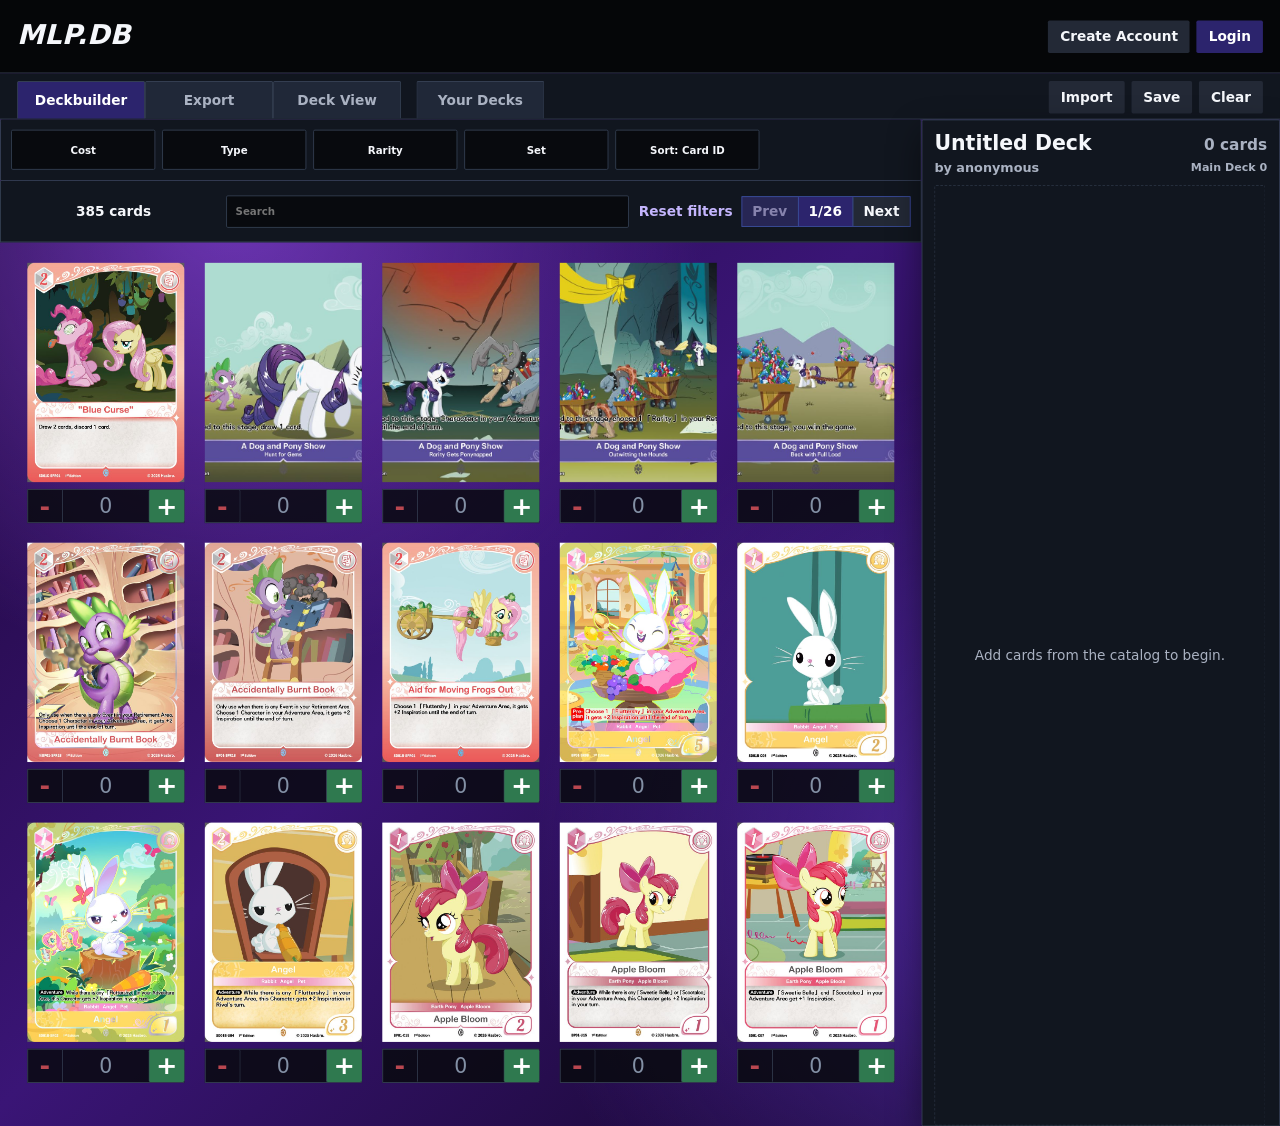
<file: index.html>
<!doctype html>
<html lang="en">
  <head>
    <meta charset="utf-8">
    <meta name="viewport" content="width=device-width, initial-scale=1">
    <title>MLP.DB</title>
    <link rel="stylesheet" href="styles.css?v=hidden-auth-row">
  </head>
  <body>
    <div class="app-frame" id="appFrame">
      <div class="app-shell" id="appShell">
        <header class="topbar">
          <div>
            <h1>MLP.DB</h1>
            <p id="catalogSummary">Loading cards...</p>
          </div>
          <div class="account-area" id="accountArea">
            <button class="secondary" id="createAccountBtn" type="button">Create Account</button>
            <button id="loginBtn" type="button">Login</button>
            <div class="user-menu" id="userMenu" hidden>
              <button class="user-menu-button" id="userMenuBtn" type="button" aria-expanded="false"></button>
              <div class="user-menu-panel" id="userMenuPanel" hidden>
                <button class="secondary" id="logoutBtn" type="button">Logout</button>
                <button class="danger-button" id="deleteAccountBtn" type="button">Delete Account</button>
              </div>
            </div>
          </div>
        </header>

        <nav class="app-tabs" aria-label="Pages">
          <div class="tab-group">
            <button class="tab-button active" type="button" data-tab="builder">Deckbuilder</button>
            <button class="tab-button" type="button" data-tab="export">Export</button>
            <button class="tab-button" type="button" data-tab="view">Deck View</button>
            <button class="tab-button your-decks-tab-button" type="button" data-tab="your-decks">Your Decks</button>
          </div>
          <div class="tab-actions">
            <button class="secondary clear-tab-button" id="importClipboardBtn" type="button" title="Import text export from clipboard">Import</button>
            <button class="secondary clear-tab-button" id="saveDeckBtn" type="button" title="Save deck">Save</button>
            <button class="secondary clear-tab-button" id="clearDeckBtn" type="button" title="Clear deck">Clear</button>
          </div>
        </nav>

        <main class="workspace tab-page active" id="builderPage" data-page="builder">
          <section class="catalog-panel" aria-label="Card catalog">
            <div class="filters">
              <label class="multi-filter">
                <span>Cost</span>
                <button class="filter-menu-button" id="costFilterButton" type="button">Cost</button>
                <div class="filter-menu" id="costFilter"></div>
              </label>

              <label class="multi-filter">
                <span>Type</span>
                <button class="filter-menu-button" id="typeFilterButton" type="button">Type</button>
                <div class="filter-menu" id="typeFilter"></div>
              </label>

              <label class="multi-filter">
                <span>Rarity</span>
                <button class="filter-menu-button" id="rarityFilterButton" type="button">Rarity</button>
                <div class="filter-menu" id="rarityFilter"></div>
              </label>

              <label class="multi-filter">
                <span>Set</span>
                <button class="filter-menu-button" id="setFilterButton" type="button">Set</button>
                <div class="filter-menu" id="setFilter"></div>
              </label>

              <label class="multi-filter">
                <span>Sort</span>
                <button class="filter-menu-button" id="sortFilterButton" type="button">Sort: Card ID</button>
                <div class="filter-menu" id="sortFilter"></div>
              </label>
            </div>

            <div class="results-bar">
              <strong id="resultsCount">0 cards</strong>
              <label class="search-field">
                <span>Search</span>
                <input id="searchInput" type="search" placeholder="Search">
              </label>
              <div class="results-actions">
                <button class="text-button" id="resetFiltersBtn" type="button">Reset filters</button>
                <div class="pagination" aria-label="Card pages">
                  <button class="secondary" id="prevPageBtn" type="button">Prev</button>
                  <button class="page-info-button" id="pageInfo" type="button">1/1</button>
                  <button class="secondary" id="nextPageBtn" type="button">Next</button>
                </div>
              </div>
            </div>

            <div class="card-grid" id="cardGrid" aria-live="polite"></div>
          </section>

          <aside class="deck-panel" aria-label="Current deck">
            <div class="deck-header">
              <div class="deck-header-top">
                <div class="deck-title-stack">
                  <input id="deckNameInput" class="deck-title-input" type="text" value="Untitled Deck" aria-label="Deck name">
                  <input id="deckAuthorInput" class="deck-author-input" type="text" value="by anonymous" aria-label="Deck author">
                </div>
                <div class="deck-count-stack">
                  <p class="deck-count-label"><span id="deckCount">0</span> cards</p>
                  <p class="deck-main-count-label">Main Deck <span id="mainDeckCount">0</span></p>
                </div>
              </div>
            </div>

            <div class="deck-list" id="deckList"></div>
          </aside>
        </main>

        <section class="export-page tab-page" id="exportPage" data-page="export" aria-label="Deck export">
          <div class="export-panel deck-settings-panel">
            <h2>Deck Settings</h2>
            <label>
              <span>Deck Name</span>
              <input id="exportDeckNameInput" type="text" value="Untitled Deck">
            </label>
            <label>
              <span>Author</span>
              <input id="authorInput" type="text" placeholder="Your name">
            </label>
          </div>

          <div class="export-stack">
            <div class="export-panel">
              <h2>Sharable Permalink</h2>
              <input id="permalinkInput" type="text" readonly>
              <button id="copyLinkBtn" type="button">Copy Link</button>
            </div>

            <div class="export-panel">
              <h2>Image Export</h2>
              <p>Download a sharable image of your deck.</p>
              <button class="download-button" id="exportImageBtn" type="button">Download Deck Screenshot</button>
            </div>
          </div>

          <div class="export-panel text-export-panel">
            <h2>Text Export</h2>
            <div class="export-format-tabs" aria-label="Text export format">
              <button class="active" type="button" data-export-format="text">Text</button>
              <button type="button" data-export-format="tts">TTS</button>
            </div>
            <textarea id="exportText" readonly></textarea>
            <div class="export-actions">
              <button class="secondary" id="copyIdsBtn" type="button">Copy Text</button>
              <button class="secondary" id="downloadIdsBtn" type="button">Download .txt</button>
            </div>
            <p class="export-status" id="exportStatus" aria-live="polite"></p>
          </div>
        </section>

        <section class="deck-view-page tab-page" id="deckViewPage" data-page="view" aria-label="Deck image view">
          <div class="deck-view-title">
            <h2 id="deckViewName">Untitled Deck</h2>
            <p id="deckViewAuthor"></p>
          </div>
          <div class="deck-view-board">
            <div class="deck-image-grid" id="deckImageGrid"></div>
          </div>
        </section>

        <section class="your-decks-page tab-page" id="yourDecksPage" data-page="your-decks" aria-label="Your saved decks">
          <div class="your-decks-header">
            <h2>Your Decks</h2>
            <p id="yourDecksSummary">Login to view saved decks.</p>
          </div>
          <div class="saved-decks-list" id="savedDecksList"></div>
          <div class="saved-decks-pagination" id="savedDecksPagination" aria-label="Saved deck pages">
            <button class="secondary" id="savedDecksPrevBtn" type="button">Prev</button>
            <button class="page-info-button" id="savedDecksPageInfo" type="button">1/1</button>
            <button class="secondary" id="savedDecksNextBtn" type="button">Next</button>
          </div>
        </section>
      </div>
    </div>

    <dialog id="exportDialog">
      <form method="dialog">
        <div class="dialog-header">
          <h2 id="dialogTitle">Export</h2>
          <button class="icon-button" value="close" type="submit" aria-label="Close">x</button>
        </div>
        <textarea id="dialogExportText" readonly></textarea>
        <div class="dialog-actions">
          <button class="secondary" id="copyDialogBtn" type="button">Copy</button>
          <button value="close" type="submit">Done</button>
        </div>
      </form>
    </dialog>

    <dialog id="importDialog">
      <form method="dialog">
        <div class="dialog-header">
          <h2>Import Deck</h2>
          <button class="icon-button" value="close" type="submit" aria-label="Close">x</button>
        </div>
        <textarea id="importText" placeholder="Paste a deck export here"></textarea>
        <div class="dialog-actions">
          <button class="secondary" value="close" type="submit">Cancel</button>
          <button id="applyImportBtn" type="button">Import</button>
        </div>
      </form>
    </dialog>

    <dialog id="saveDeckDialog">
      <form method="dialog">
        <div class="dialog-header">
          <h2>Save Deck</h2>
          <button class="icon-button" value="close" type="submit" aria-label="Close">x</button>
        </div>
        <label>
          <span>Deck Name</span>
          <input id="saveDeckNameInput" type="text" value="Untitled Deck" maxlength="80">
        </label>
        <label>
          <span>Author</span>
          <input id="saveDeckAuthorInput" type="text" value="anonymous" maxlength="80">
        </label>
        <p class="dialog-status" id="saveDeckStatus" aria-live="polite"></p>
        <div class="dialog-actions">
          <button class="secondary" value="close" type="submit">Cancel</button>
          <button id="confirmSaveDeckBtn" type="button">Save</button>
        </div>
      </form>
    </dialog>

    <dialog id="authDialog">
      <form method="dialog">
        <div class="dialog-header">
          <h2 id="authDialogTitle">Login</h2>
          <button class="icon-button" value="close" type="submit" formnovalidate aria-label="Close">x</button>
        </div>
        <label id="authUsernameLabel">
          <span>Username</span>
          <input id="authUsernameInput" type="text" autocomplete="username" maxlength="20">
        </label>
        <label id="authLoginIdentifierLabel">
          <span id="authLoginIdentifierText">Email</span>
          <input id="authEmailInput" type="email" autocomplete="email" maxlength="120">
        </label>
        <label>
          <span>Password</span>
          <input id="authPasswordInput" type="password" autocomplete="current-password" minlength="4" maxlength="20">
        </label>
        <p class="dialog-status" id="authStatus" aria-live="polite"></p>
        <div class="dialog-actions">
          <button class="secondary" value="close" type="submit" formnovalidate>Cancel</button>
          <button id="authSubmitBtn" type="button">Login</button>
        </div>
      </form>
    </dialog>

    <dialog id="savedDeckDialog">
      <form method="dialog">
        <div class="dialog-header">
          <h2 id="savedDeckDialogTitle">Saved Deck</h2>
          <button class="icon-button" value="close" type="submit" aria-label="Close">x</button>
        </div>
        <p id="savedDeckDialogMeta"></p>
        <div class="dialog-actions">
          <button class="danger-button" id="deleteSavedDeckBtn" type="button">Delete</button>
          <button class="secondary" value="close" type="submit">Cancel</button>
          <button id="loadSavedDeckBtn" type="button">Load</button>
        </div>
      </form>
    </dialog>

    <dialog id="cardPreviewDialog" class="card-preview-dialog" aria-label="Card preview">
      <button class="preview-close" id="closePreviewBtn" type="button" aria-label="Close preview">x</button>
      <img id="previewImage" alt="">
    </dialog>

    <script src="cards-data.js?v=found-scroll-fix"></script>
    <script src="card-metadata.js?v=recovered-metadata"></script>
    <script src="app.js?v=export-header-count-badge"></script>
  </body>
</html>
</file>
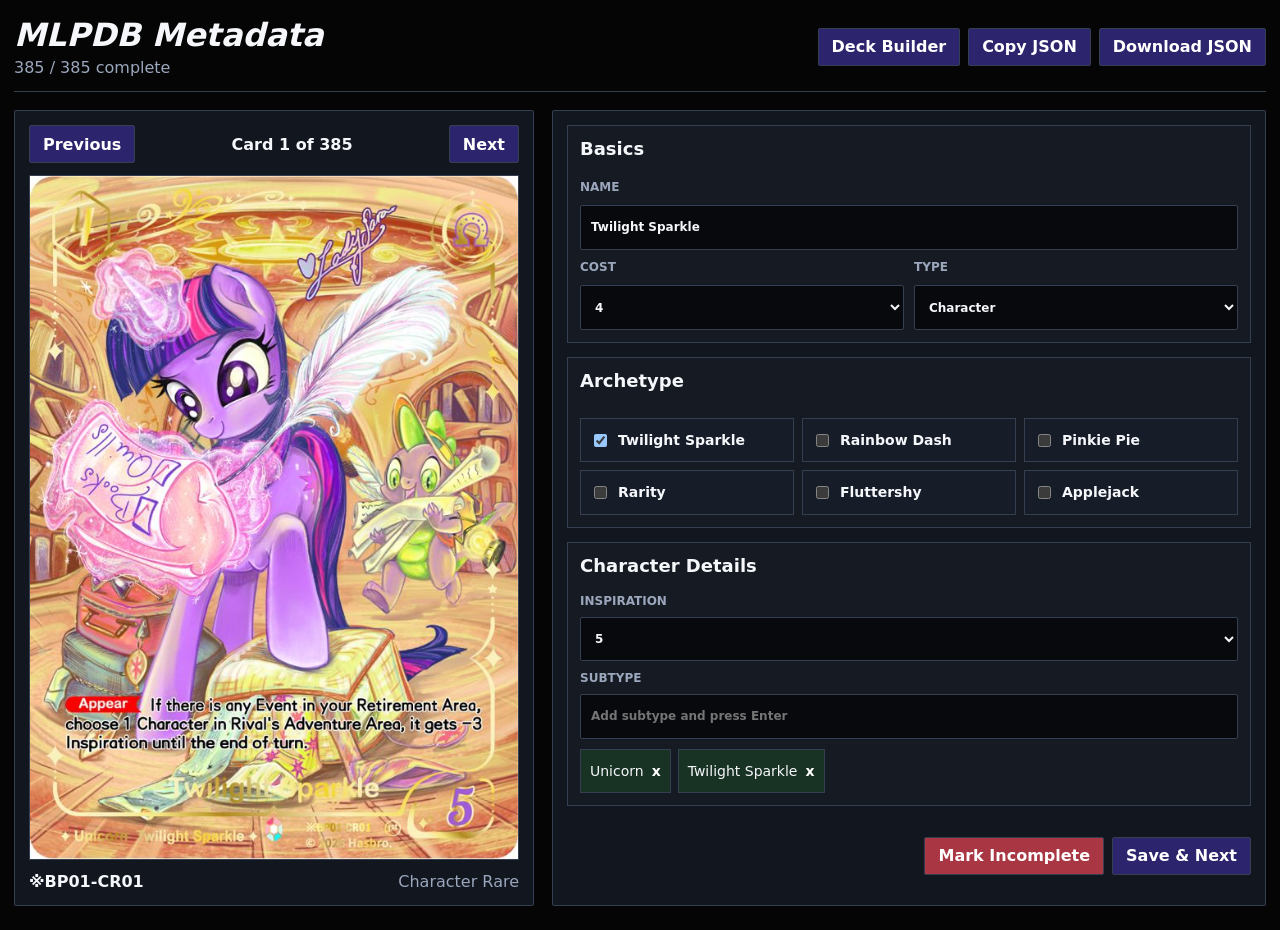
<file: metadata.html>
<!doctype html>
<html lang="en">
  <head>
    <meta charset="utf-8">
    <meta name="viewport" content="width=device-width, initial-scale=1">
    <title>MLPDB Metadata</title>
    <link rel="stylesheet" href="metadata.css">
  </head>
  <body>
    <main class="metadata-app">
      <header class="topbar">
        <div>
          <h1>MLPDB Metadata</h1>
          <p><span id="progressText">0 / 0</span> complete</p>
        </div>
        <div class="top-actions">
          <a href="index.html">Deck Builder</a>
          <button id="copyJsonBtn" type="button">Copy JSON</button>
          <button id="downloadJsonBtn" type="button">Download JSON</button>
        </div>
      </header>

      <section class="workspace">
        <aside class="card-stage">
          <div class="card-nav">
            <button id="prevCardBtn" type="button">Previous</button>
            <strong id="cardPosition">Card 1 of 1</strong>
            <button id="nextCardBtn" type="button">Next</button>
          </div>
          <img id="cardImage" alt="">
          <div class="card-id-line">
            <strong id="cardId">Card ID</strong>
            <span id="rarityText">Rarity</span>
          </div>
        </aside>

        <form class="metadata-form" id="metadataForm">
          <section class="form-section">
            <h2>Basics</h2>
            <label>
              <span>Name</span>
              <input id="nameInput" type="text" autocomplete="off">
            </label>
            <div class="suggestions" id="nameSuggestions" aria-label="Saved names"></div>

            <div class="grid-two">
              <label id="costField">
                <span>Cost</span>
                <select id="costSelect"></select>
              </label>
              <label>
                <span>Type</span>
                <select id="typeSelect"></select>
              </label>
            </div>
          </section>

          <section class="form-section" id="archetypeSection">
            <h2>Archetype</h2>
            <div class="check-grid" id="archetypeChecks"></div>
          </section>

          <section class="form-section character-fields" id="characterFields">
            <h2>Character Details</h2>
            <label>
              <span>Inspiration</span>
              <select id="inspirationSelect"></select>
            </label>
            <label>
              <span>Subtype</span>
              <input id="subtypeInput" type="text" autocomplete="off" placeholder="Add subtype and press Enter">
            </label>
            <div class="pill-list" id="selectedSubtypes"></div>
            <div class="suggestions" id="subtypeSuggestions" aria-label="Saved subtypes"></div>
          </section>

          <footer class="form-actions">
            <button class="secondary" id="markIncompleteBtn" type="button">Mark Incomplete</button>
            <button id="saveNextBtn" type="submit">Save & Next</button>
          </footer>
        </form>
      </section>
    </main>

    <dialog id="jsonDialog">
      <form method="dialog">
        <div class="dialog-header">
          <h2>Metadata JSON</h2>
          <button value="close" type="submit">Close</button>
        </div>
        <textarea id="jsonOutput" readonly></textarea>
      </form>
    </dialog>

    <script src="cards-data.js"></script>
    <script src="card-metadata.js"></script>
    <script src="metadata.js"></script>
  </body>
</html>
</file>
<file: styles.css>
:root {
  color-scheme: dark;
  --ink: #f5f7fb;
  --muted: #aab2c2;
  --line: #364154;
  --panel: #11161f;
  --page: #000000;
  --field: #080a0e;
  --accent: #2c246d;
  --accent-strong: #3a2d87;
  --teal: #56c7d0;
  --rose: #ff7aa7;
  --shadow: 0 16px 40px rgba(0, 0, 0, 0.45);
}

html {
  background:
    radial-gradient(circle at 18% 18%, rgba(159, 84, 255, 0.58), transparent 34%),
    radial-gradient(circle at 82% 78%, rgba(99, 53, 201, 0.72), transparent 38%),
    linear-gradient(135deg, #18042d 0%, #3a1576 46%, #080111 100%);
}

* {
  box-sizing: border-box;
}

[hidden] {
  display: none !important;
}

body {
  margin: 0;
  width: 100vw;
  min-height: 100vh;
  background:
    radial-gradient(circle at 18% 18%, rgba(159, 84, 255, 0.58), transparent 34%),
    radial-gradient(circle at 82% 78%, rgba(99, 53, 201, 0.72), transparent 38%),
    linear-gradient(135deg, #18042d 0%, #3a1576 46%, #080111 100%);
  color: var(--ink);
  font-family: Inter, ui-sans-serif, system-ui, -apple-system, BlinkMacSystemFont, "Segoe UI", sans-serif;
  overflow-x: hidden;
  overflow-y: auto;
}

button,
input,
select,
textarea {
  font: inherit;
}

button {
  border: 0;
  border-radius: 2px;
  background: var(--accent);
  color: #fff;
  cursor: pointer;
  min-height: 38px;
  padding: 0 14px;
  font-weight: 700;
}

button:hover {
  background: var(--accent-strong);
}

button:disabled {
  cursor: not-allowed;
  opacity: 0.45;
}

button.secondary {
  background: #232936;
  color: var(--ink);
}

button.secondary:hover {
  background: #303747;
}

button.danger-button {
  background: #b92f3a;
  color: #fff;
}

button.danger-button:hover {
  background: #d13d49;
}

button.text-button {
  min-height: auto;
  padding: 0;
  background: transparent;
  color: #c4b5fd;
}

.app-frame {
  position: relative;
  width: 100vw;
  height: 1320px;
  margin: 0;
}

.app-shell {
  width: 1500px;
  height: 1320px;
  display: flex;
  flex-direction: column;
  transform: scale(var(--app-scale, 1));
  transform-origin: top left;
}

.topbar {
  display: flex;
  align-items: center;
  justify-content: space-between;
  gap: 20px;
  height: 86px;
  padding: 14px 20px;
  border-bottom: 1px solid var(--line);
  background: #050608;
}

.topbar h1,
.deck-header h2,
.dialog-header h2 {
  margin: 0;
}

.topbar h1 {
  font-style: italic;
}

.topbar p,
.deck-header p {
  margin: 4px 0 0;
  color: var(--muted);
}

.account-area {
  position: relative;
  display: flex;
  align-items: center;
  justify-content: end;
  gap: 8px;
}

.account-area [hidden] {
  display: none;
}

.user-menu {
  position: relative;
}

.user-menu-button {
  min-width: 130px;
  max-width: 220px;
  overflow: hidden;
  text-overflow: ellipsis;
  white-space: nowrap;
}

.user-menu-panel {
  position: absolute;
  z-index: 80;
  top: calc(100% + 8px);
  right: 0;
  min-width: 150px;
  padding: 8px;
  border: 1px solid var(--line);
  background: #090c12;
  box-shadow: var(--shadow);
  display: grid;
  gap: 8px;
}

.user-menu-panel button {
  width: 100%;
}

.deck-tools,
.dialog-actions {
  display: flex;
  gap: 8px;
  flex-wrap: wrap;
}

.app-tabs {
  height: 54px;
  display: flex;
  align-items: end;
  justify-content: space-between;
  gap: 12px;
  padding: 10px 20px 0;
  background: var(--panel);
  border-bottom: 1px solid var(--line);
}

.tab-group {
  display: flex;
  align-items: end;
  gap: 0;
}

.tab-button {
  min-width: 150px;
  min-height: 44px;
  border: 1px solid var(--line);
  border-bottom: 0;
  border-radius: 2px 2px 0 0;
  background: #202838;
  color: var(--muted);
}

.tab-button.active {
  background: var(--accent);
  color: #fff;
}

.your-decks-tab-button {
  margin-left: 18px;
}

.clear-tab-button {
  min-height: 38px;
  margin-bottom: 6px;
}

.tab-actions {
  display: flex;
  align-items: end;
  gap: 8px;
}

.workspace {
  display: grid;
  grid-template-columns: 1040px 420px;
  gap: 20px;
  padding: 0 20px 0;
  align-items: start;
}

.tab-page:not(.active) {
  display: none;
}

.workspace.tab-page.active {
  display: grid;
}

.catalog-panel,
.deck-panel {
  min-width: 0;
}

.catalog-panel {
  display: grid;
}

.filters {
  display: grid;
  grid-template-columns: repeat(6, 1fr);
  gap: 8px;
  width: calc(100% + 40px);
  margin-left: -20px;
  padding: 12px;
  min-height: 72px;
  background: var(--panel);
  border: 1px solid var(--line);
  border-top: 0;
  border-radius: 2px;
}

label {
  display: grid;
  gap: 5px;
  color: var(--muted);
  font-size: 12px;
  font-weight: 800;
  text-transform: uppercase;
  letter-spacing: 0;
}

.multi-filter {
  position: relative;
}

.filters > label > span {
  display: none;
}

.filter-menu-button {
  width: 100%;
  min-height: 38px;
  border: 1px solid var(--line);
  border-radius: 2px;
  background: var(--field);
  color: var(--ink);
  padding: 8px 10px;
  text-align: center;
  overflow: hidden;
  text-overflow: ellipsis;
  white-space: nowrap;
}

.filter-menu-button.has-selection {
  background: #064c5f;
  border-color: #63d2e3;
  color: #fff;
}

.filter-menu {
  position: absolute;
  z-index: 40;
  top: calc(100% + 4px);
  left: 0;
  width: 100%;
  max-height: 260px;
  overflow: auto;
  display: none;
  border: 1px solid var(--line);
  background: #090c12;
  box-shadow: var(--shadow);
}

.filter-menu.open {
  display: grid;
}

.filter-option {
  display: flex;
  grid-template-columns: none;
  align-items: center;
  justify-content: center;
  gap: 0;
  min-height: 32px;
  padding: 7px 9px;
  color: var(--ink);
  font-size: 12px;
  text-transform: none;
  text-align: center;
  border-bottom: 1px solid rgba(54, 65, 84, 0.7);
}

.filter-option.selected {
  background: #064c5f;
  color: #fff;
}

.filter-option input {
  position: absolute;
  opacity: 0;
  pointer-events: none;
}

.filter-option.sort-option {
  width: 100%;
  min-height: 34px;
  border: 0;
  border-bottom: 1px solid rgba(54, 65, 84, 0.7);
  border-radius: 0;
  background: transparent;
}

.filter-option.sort-option:hover,
.filter-option.sort-option.selected {
  background: #064c5f;
  color: #fff;
}

.filter-option span {
  overflow: hidden;
  text-overflow: ellipsis;
  white-space: nowrap;
}

input,
select,
textarea {
  width: 100%;
  border: 1px solid var(--line);
  border-radius: 2px;
  background: var(--field);
  color: var(--ink);
  min-height: 38px;
  padding: 8px 10px;
}

.filters select {
  text-align: center;
  text-align-last: center;
}

.results-bar {
  display: grid;
  grid-template-columns: 240px minmax(0, 1fr) auto;
  align-items: center;
  gap: 12px;
  width: calc(100% + 40px);
  margin-left: -20px;
  min-height: 72px;
  padding: 10px 12px;
  background: var(--panel);
  border: 1px solid var(--line);
  border-top: 0;
}

#resultsCount {
  justify-self: center;
}

.results-bar .search-field {
  min-width: 0;
  align-self: center;
}

.results-bar .search-field span {
  display: none;
}

.results-actions,
.pagination {
  display: flex;
  align-items: center;
  gap: 10px;
  flex-wrap: wrap;
}

.pagination {
  color: var(--muted);
  font-weight: 800;
  background: var(--accent);
  border: 1px solid #3c54a0;
  gap: 0;
}

.pagination button {
  min-width: 54px;
  min-height: 34px;
  padding: 0 12px;
  border-left: 1px solid #3c54a0;
  border-radius: 0;
}

.pagination button:first-child {
  border-left: 0;
}

.page-info-button {
  color: #fff;
  min-width: 86px;
  text-align: center;
  background: var(--accent);
}

.page-jump-input {
  width: 62px;
  min-height: 24px;
  padding: 1px 4px;
  text-align: center;
  font-weight: 900;
}

.card-grid {
  display: grid;
  grid-template-columns: repeat(5, 184px);
  grid-template-rows: repeat(3, 304px);
  gap: 24px 24px;
  width: 1016px;
  justify-self: center;
  margin-top: 24px;
  margin-bottom: 32px;
}

.card-tile {
  width: 184px;
  height: 304px;
  background: transparent;
  border: 0;
  border-radius: 0;
  overflow: visible;
  box-shadow: 0 1px 2px rgba(30, 35, 48, 0.05);
}

.card-tile img {
  display: block;
  width: 100%;
  height: 257px;
  aspect-ratio: 595 / 832;
  object-fit: cover;
  background: #161b24;
  cursor: zoom-in;
}

.card-meta {
  padding: 8px 0 0;
  display: grid;
  gap: 0;
}

.catalog-qty {
  justify-content: center;
  grid-template-columns: 42px 100px 42px;
  margin-top: 0;
  width: 184px;
  height: 40px;
  border: 1px solid var(--line);
  background: rgba(8, 10, 14, 0.84);
}

.catalog-qty button {
  width: auto;
  min-height: 38px;
  border-radius: 0;
  padding: 0;
  font-size: 30px;
  line-height: 1;
}

.catalog-qty button:first-child {
  background: transparent;
  color: #b94750;
  border-right: 1px solid var(--line);
}

.catalog-qty button:last-child {
  background: #2f794f;
  color: #fff;
  border-left: 1px solid var(--line);
}

.catalog-qty .catalog-qty-count {
  display: grid;
  place-items: center;
  min-height: 38px;
  border-radius: 0;
  background: transparent;
  color: #8390a5;
  font-size: 24px;
  font-weight: 500;
}

.catalog-qty.has-copies {
  border-color: #63d2e3;
  background: #064c5f;
}

.catalog-qty.has-copies .catalog-qty-count {
  color: #fff;
  font-weight: 800;
}

.deck-panel {
  width: 420px;
  height: calc(1320px - 86px - 54px);
  background: var(--panel);
  border: 1px solid var(--line);
  border-radius: 2px;
  padding: 14px 14px 0;
  display: flex;
  flex-direction: column;
  gap: 12px;
  box-shadow: var(--shadow);
}

.deck-header {
  display: grid;
  gap: 10px;
}

.deck-header-top {
  display: grid;
  grid-template-columns: minmax(0, 1fr) auto;
  align-items: start;
  gap: 12px;
}

.deck-title-stack {
  display: grid;
  gap: 4px;
  min-width: 0;
}

.deck-title-input {
  min-height: 0;
  padding: 0;
  border: 0;
  background: transparent;
  color: var(--ink);
  font-size: 24px;
  font-weight: 900;
  line-height: 1.15;
}

.deck-author-input {
  min-height: 0;
  padding: 0;
  border: 0;
  background: transparent;
  color: var(--muted);
  font-size: 15px;
  font-weight: 800;
  line-height: 1.2;
}

.deck-count-label {
  margin: 0;
  justify-self: end;
  color: var(--ink);
  font-size: 18px;
  font-weight: 900;
  white-space: nowrap;
}

.deck-count-stack {
  display: grid;
  justify-items: end;
  gap: 4px;
}

.deck-main-count-label {
  margin: 0;
  color: var(--muted);
  font-size: 13px;
  font-weight: 800;
  white-space: nowrap;
}

.deck-title-input:hover,
.deck-title-input:focus,
.deck-author-input:hover,
.deck-author-input:focus {
  background: var(--field);
  border: 1px solid var(--line);
  padding: 4px 6px;
}

.deck-list {
  flex: 1;
  min-height: 0;
  overflow: auto;
  display: grid;
  gap: 12px;
  align-content: start;
  grid-auto-rows: max-content;
  padding-right: 2px;
  padding-bottom: 0;
}

.deck-list.is-empty {
  align-content: stretch;
  grid-auto-rows: 1fr;
}

.deck-section {
  display: grid;
  gap: 5px;
  align-content: start;
}

.deck-section-header {
  display: flex;
  justify-content: space-between;
  align-items: center;
  min-height: 32px;
  padding: 6px 10px;
  background: #2c246d;
  color: #fff;
  font-weight: 900;
}

.deck-section-character .deck-section-header,
.deck-section-main-character .deck-section-header {
  background: #2c246d;
}

.deck-section-event .deck-section-header {
  background: #19603f;
}

.deck-section-item .deck-section-header {
  background: #b76700;
}

.deck-section-story .deck-section-header {
  background: #58308d;
}

.deck-section-scene .deck-section-header {
  background: #315d71;
}

.deck-row {
  display: grid;
  grid-template-columns: 48px minmax(0, 1fr) 80px;
  gap: 8px;
  align-items: center;
  height: 78px;
  border: 1px solid var(--line);
  border-radius: 2px;
  padding: 5px;
  background: linear-gradient(90deg, rgba(236, 215, 203, 0.95), rgba(173, 90, 136, 0.95));
  color: #07090d;
}

.deck-cost-gem {
  flex: 0 0 auto;
  width: 28px;
  height: 28px;
  display: grid;
  place-items: center;
  justify-self: center;
  clip-path: polygon(50% 0, 88% 18%, 100% 56%, 74% 100%, 26% 100%, 0 56%, 12% 18%);
  background:
    radial-gradient(circle at 50% 38%, #f9f0b5 0 28%, #d5a736 30% 47%, #34225f 49% 62%, #090713 64% 100%);
  color: #000;
  text-shadow: none;
  font-size: 16px;
  font-weight: 950;
  line-height: 1;
}

.deck-card-text .deck-cost-gem {
  color: #000;
}

.deck-cost-gem.is-empty {
  visibility: hidden;
}

.deck-row img {
  width: 48px;
  aspect-ratio: 595 / 832;
  object-fit: cover;
  border-radius: 1px;
  cursor: zoom-in;
}

.deck-card-text {
  min-width: 0;
}

.deck-name-line {
  display: flex;
  align-items: center;
  gap: 7px;
  min-width: 0;
}

.deck-card-text strong {
  min-width: 0;
  overflow: hidden;
  text-overflow: ellipsis;
  white-space: nowrap;
}

.deck-card-text > span {
  display: block;
  overflow: hidden;
  text-overflow: ellipsis;
  white-space: nowrap;
}

.deck-card-text span {
  color: rgba(7, 9, 13, 0.72);
  font-size: 13px;
}

.cost-chip {
  flex: 0 0 auto;
  border: 1px solid var(--line);
  border-radius: 2px;
  color: #07090d;
  background: rgba(255, 255, 255, 0.35);
  padding: 1px 7px;
  font-size: 12px;
  font-weight: 800;
}

.qty-controls {
  display: grid;
  grid-template-columns: 26px 24px 26px;
  align-items: center;
  gap: 0;
}

.qty-controls button,
.icon-button {
  width: 26px;
  min-height: 26px;
  padding: 0;
  border-radius: 2px;
}

.qty-controls button:disabled {
  opacity: 0.4;
  cursor: not-allowed;
}

.qty-controls span {
  text-align: center;
  font-weight: 800;
}

.qty-controls.catalog-qty {
  grid-template-columns: 42px 100px 42px;
}

.qty-controls.catalog-qty button {
  width: auto;
  min-height: 38px;
  padding: 0;
}

.qty-controls.catalog-qty .catalog-qty-count {
  display: grid;
  place-items: center;
  font-size: 24px;
  font-weight: 500;
}

.deck-qty {
  display: grid;
  grid-template-columns: minmax(0, 1fr) 22px;
  align-items: stretch;
  justify-self: end;
  width: 80px;
  height: 64px;
}

.deck-qty-count {
  display: grid;
  place-items: center end;
  padding-right: 5px;
  font-size: 24px;
  font-weight: 950;
  line-height: 1;
}

.deck-qty-buttons {
  display: grid;
  grid-template-rows: 1fr 1fr;
  gap: 2px;
}

.deck-qty-buttons button {
  width: 22px;
  min-height: 0;
  border: 0;
  border-radius: 1px;
  padding: 0;
  color: #fff;
  font-size: 18px;
  font-weight: 950;
  line-height: 1;
}

.deck-qty-buttons button:first-child {
  background: #2f7d52;
}

.deck-qty-buttons button:last-child {
  background: #c94747;
}

.deck-qty-buttons button:disabled {
  opacity: 0.45;
  cursor: not-allowed;
}

.empty-state {
  color: var(--muted);
  border: 1px dashed var(--line);
  border-radius: 2px;
  padding: 18px;
  text-align: center;
  min-height: 100%;
  display: grid;
  place-items: center;
}

.export-page.active {
  display: grid;
  grid-template-columns: 470px 470px 470px;
  gap: 20px;
  padding: 24px 20px;
  align-items: start;
}

.export-stack {
  display: grid;
  gap: 20px;
}

.export-panel {
  background: rgba(10, 13, 18, 0.94);
  border: 1px solid rgba(54, 65, 84, 0.7);
  border-radius: 2px;
  padding: 24px;
  display: grid;
  gap: 18px;
  box-shadow: var(--shadow);
}

.export-panel h2,
.deck-view-title h2 {
  margin: 0;
}

.export-panel h2 {
  justify-self: start;
  background: #29446f;
  color: #fff;
  padding: 10px 18px;
  border-radius: 2px;
  font-size: 20px;
}

.export-panel p {
  margin: 0;
  color: #d7dbe5;
  font-size: 18px;
  line-height: 1.35;
}

.deck-settings-panel {
  min-height: 330px;
  align-content: start;
}

.deck-settings-panel label {
  color: #f3f6fb;
  font-size: 17px;
  text-transform: none;
}

.deck-settings-panel input,
.export-panel input {
  min-height: 46px;
  background: #fff;
  color: #1f2430;
  font-size: 20px;
}

.download-button {
  justify-self: start;
  background: #2f794f;
  font-size: 18px;
}

.export-format-tabs {
  display: grid;
  grid-template-columns: repeat(2, 1fr);
  border: 1px solid #2f69a2;
}

.export-format-tabs button {
  border-radius: 0;
  background: #3f85cf;
  border-left: 1px solid #2f69a2;
  min-height: 46px;
  font-size: 17px;
}

.export-format-tabs button:first-child {
  border-left: 0;
}

.export-format-tabs button.active {
  background: #2f6fb0;
}

.text-export-panel textarea {
  height: 650px;
  min-height: 650px;
  resize: none;
  background: #fff;
  color: #20242d;
  font-size: 18px;
  line-height: 1.25;
}

.export-actions {
  display: flex;
  gap: 10px;
}

.export-status {
  min-height: 20px;
  margin: 0;
  color: #b8f3c7;
  font-size: 14px;
  font-weight: 800;
}

.deck-view-page.active {
  display: grid;
  gap: 14px;
  padding: 24px 20px 0;
}

.deck-view-title {
  min-height: 70px;
  display: grid;
  place-items: center;
  gap: 2px;
  background: #fff;
  color: #07090d;
  border-radius: 2px;
}

.deck-view-title h2 {
  font-size: 28px;
  line-height: 1;
}

.deck-view-title p {
  margin: 0;
  min-height: 22px;
  font-size: 18px;
  font-weight: 800;
}

.deck-view-board {
  min-height: 1010px;
  background: rgba(8, 10, 12, 0.9);
  border: 1px solid #111824;
  padding: 18px 28px 28px;
}

.deck-view-section-title {
  display: flex;
  gap: 22px;
  justify-content: space-between;
  width: 160px;
  min-height: 44px;
  align-items: center;
  padding: 0 22px;
  background: var(--accent);
  color: #fff;
  font-weight: 900;
}

.deck-image-grid {
  display: grid;
  gap: 28px;
}

.deck-view-pile {
  display: grid;
  gap: 18px;
}

.deck-view-side-piles {
  display: grid;
  grid-template-columns: repeat(3, max-content);
  gap: 30px;
  align-items: start;
}

.deck-view-pile-main-character {
  order: 1;
}

.deck-view-pile-scene {
  order: 2;
}

.deck-view-pile-story {
  order: 3;
}

.deck-view-pile-grid {
  display: grid;
  grid-template-columns: repeat(var(--pile-columns, 8), 150px);
  grid-auto-rows: 210px;
  gap: 24px 29px;
}

.deck-view-card {
  position: relative;
  display: grid;
  grid-template-rows: 210px;
  justify-items: center;
  color: #dfe5ef;
}

.deck-view-card img {
  width: 150px;
  height: 210px;
  object-fit: cover;
  cursor: zoom-in;
}

.deck-view-card span {
  position: absolute;
  bottom: -15px;
  left: 50%;
  width: 38px;
  height: 38px;
  display: grid;
  place-items: center;
  transform: translateX(-50%);
  border-radius: 50%;
  background: #252a33;
  color: #fff;
  font-size: 25px;
  font-weight: 950;
  box-shadow: 0 2px 8px rgba(0, 0, 0, 0.55);
}

.deck-view-empty {
  grid-column: 1 / -1;
  min-height: 320px;
  display: grid;
  place-items: center;
  color: var(--muted);
  border: 1px dashed var(--line);
}

.your-decks-page.active {
  display: grid;
  gap: 14px;
  padding: 24px 20px 0;
  align-content: start;
}

.your-decks-header {
  display: flex;
  align-items: end;
  justify-content: space-between;
  gap: 16px;
  min-height: 70px;
  padding: 14px 18px;
  background: #fff;
  color: #07090d;
  border-radius: 2px;
}

.your-decks-header h2 {
  margin: 0;
  font-size: 28px;
  line-height: 1;
}

.your-decks-header p {
  margin: 0;
  color: #4b5260;
  font-size: 16px;
  font-weight: 800;
}

.saved-decks-list {
  display: grid;
  grid-template-columns: repeat(2, minmax(0, 1fr));
  grid-auto-rows: 126px;
  gap: 12px;
  min-height: 816px;
  padding: 18px;
  background: rgba(8, 10, 12, 0.9);
  border: 1px solid #111824;
}

.saved-decks-list .empty-state {
  grid-column: 1 / -1;
}

.saved-deck-row {
  display: grid;
  grid-template-columns: 72px minmax(0, 1fr);
  gap: 14px;
  align-items: center;
  min-height: 126px;
  padding: 10px 14px;
  border: 1px solid var(--line);
  background: #121923;
  color: var(--ink);
  text-align: left;
}

.saved-deck-row:hover {
  background: #1b2634;
}

.saved-deck-image {
  width: 72px;
  height: 100px;
  display: grid;
  place-items: center;
  background: #080a0e;
  border: 1px solid #222b39;
  color: var(--muted);
  font-size: 11px;
  font-weight: 800;
  text-align: center;
}

.saved-deck-image img {
  width: 72px;
  height: 100px;
  object-fit: cover;
}

.saved-deck-text {
  display: grid;
  gap: 7px;
  min-width: 0;
}

.saved-deck-text strong {
  overflow: hidden;
  color: #fff;
  font-size: 22px;
  line-height: 1.1;
  text-overflow: ellipsis;
  white-space: nowrap;
}

.saved-deck-text span {
  overflow: hidden;
  color: var(--muted);
  font-size: 16px;
  font-weight: 800;
  text-overflow: ellipsis;
  white-space: nowrap;
}

.saved-decks-pagination {
  justify-self: center;
  display: flex;
  align-items: center;
  gap: 0;
  border: 1px solid #3c54a0;
  background: var(--accent);
}

.saved-decks-pagination[hidden] {
  display: none;
}

.saved-decks-pagination button {
  min-width: 86px;
  border-left: 1px solid #3c54a0;
  border-radius: 0;
}

.saved-decks-pagination button:first-child {
  border-left: 0;
}

dialog {
  width: min(720px, calc(100vw - 28px));
  border: 1px solid var(--line);
  background: var(--panel);
  color: var(--ink);
  border-radius: 2px;
  padding: 0;
  box-shadow: var(--shadow);
}

dialog::backdrop {
  background: rgba(30, 35, 48, 0.4);
}

.card-preview-dialog {
  width: auto;
  max-width: none;
  border: 0;
  background: transparent;
  box-shadow: none;
  padding: 0;
}

.card-preview-dialog::backdrop {
  background: rgba(0, 0, 0, 0.78);
}

.card-preview-dialog img {
  display: block;
  width: min(520px, 82vw);
  max-height: 86vh;
  object-fit: contain;
  box-shadow: 0 18px 60px rgba(0, 0, 0, 0.7);
}

.card-preview-dialog.is-story-preview {
  transform: translateX(28px);
}

.preview-close {
  position: absolute;
  top: -38px;
  right: 0;
  width: 32px;
  min-height: 32px;
  padding: 0;
  background: #232936;
}

dialog form {
  padding: 16px;
  display: grid;
  gap: 12px;
}

dialog label {
  color: #f3f6fb;
  font-size: 13px;
}

.dialog-header {
  display: flex;
  justify-content: space-between;
  gap: 12px;
  align-items: center;
}

.dialog-status {
  min-height: 20px;
  margin: 0;
  color: #ffd38a;
  font-size: 14px;
  font-weight: 800;
}

#savedDeckDialogMeta {
  margin: 0;
  color: var(--muted);
  font-size: 16px;
  font-weight: 800;
}

textarea {
  min-height: 320px;
  resize: vertical;
  font-family: ui-monospace, SFMono-Regular, Menlo, Consolas, monospace;
}
</file>
<file: metadata.css>
:root {
  color-scheme: dark;
  --page: #050506;
  --panel: #11161f;
  --panel-2: #171d28;
  --line: #344052;
  --ink: #f5f7fb;
  --muted: #9ba7bc;
  --accent: #2f7d52;
  --accent-2: #2c246d;
  --danger: #a83743;
}

* {
  box-sizing: border-box;
}

body {
  margin: 0;
  min-height: 100vh;
  background: var(--page);
  color: var(--ink);
  font-family: Inter, ui-sans-serif, system-ui, -apple-system, BlinkMacSystemFont, "Segoe UI", sans-serif;
}

button,
input,
select,
textarea {
  font: inherit;
}

button,
a {
  min-height: 38px;
  border: 1px solid var(--line);
  border-radius: 2px;
  background: var(--accent-2);
  color: #fff;
  text-decoration: none;
  padding: 8px 13px;
  font-weight: 800;
  cursor: pointer;
}

button.secondary {
  background: var(--panel-2);
}

.metadata-app {
  width: min(1500px, calc(100vw - 28px));
  margin: 0 auto;
  padding: 16px 0 24px;
}

.topbar {
  display: flex;
  justify-content: space-between;
  align-items: center;
  gap: 16px;
  border-bottom: 1px solid var(--line);
  padding: 0 0 14px;
}

.topbar h1 {
  margin: 0;
  font-style: italic;
}

.topbar p {
  margin: 4px 0 0;
  color: var(--muted);
}

.top-actions,
.form-actions,
.card-nav {
  display: flex;
  gap: 8px;
  align-items: center;
  flex-wrap: wrap;
}

.workspace {
  display: grid;
  grid-template-columns: 520px minmax(0, 1fr);
  gap: 18px;
  padding-top: 18px;
}

.card-stage,
.metadata-form,
dialog {
  background: var(--panel);
  border: 1px solid var(--line);
  border-radius: 2px;
}

.card-stage {
  padding: 14px;
}

.card-nav {
  justify-content: space-between;
  margin-bottom: 12px;
}

.card-stage img {
  display: block;
  width: 100%;
  aspect-ratio: 595 / 832;
  object-fit: contain;
  background: #000;
  border: 1px solid var(--line);
}

.card-id-line {
  display: flex;
  justify-content: space-between;
  gap: 12px;
  padding-top: 12px;
  color: var(--muted);
}

.card-id-line strong {
  color: var(--ink);
}

.metadata-form {
  padding: 14px;
  display: grid;
  gap: 14px;
}

.form-section {
  display: grid;
  gap: 10px;
  border: 1px solid var(--line);
  background: rgba(255, 255, 255, 0.02);
  padding: 12px;
}

.form-section h2 {
  margin: 0;
  font-size: 18px;
}

label {
  display: grid;
  gap: 5px;
  color: var(--muted);
  font-size: 12px;
  font-weight: 800;
  text-transform: uppercase;
}

input,
select,
textarea {
  width: 100%;
  min-height: 40px;
  border: 1px solid var(--line);
  border-radius: 2px;
  background: #07090d;
  color: var(--ink);
  padding: 8px 10px;
}

.grid-two {
  display: grid;
  grid-template-columns: 1fr 1fr;
  gap: 10px;
}

.check-grid {
  display: grid;
  grid-template-columns: repeat(3, minmax(0, 1fr));
  gap: 8px;
}

.check-grid label,
.suggestions button,
.pill {
  display: flex;
  align-items: center;
  gap: 8px;
  min-height: 36px;
  border: 1px solid var(--line);
  background: var(--panel-2);
  color: var(--ink);
  padding: 7px 9px;
  text-transform: none;
  font-size: 14px;
}

.check-grid input {
  width: auto;
  min-height: auto;
}

.suggestions,
.pill-list {
  display: flex;
  flex-wrap: wrap;
  gap: 7px;
}

.suggestions:empty,
.pill-list:empty {
  display: none;
}

.suggestions button {
  min-height: 30px;
  background: #1d2431;
  color: var(--muted);
}

.pill {
  background: #183223;
}

.pill button {
  min-height: auto;
  border: 0;
  background: transparent;
  color: #fff;
  padding: 0;
}

.character-fields[hidden] {
  display: none;
}

[hidden] {
  display: none !important;
}

.form-actions {
  justify-content: flex-end;
}

#markIncompleteBtn {
  background: var(--danger);
}

dialog {
  width: min(820px, calc(100vw - 32px));
  padding: 14px;
  color: var(--ink);
}

dialog::backdrop {
  background: rgba(0, 0, 0, 0.7);
}

.dialog-header {
  display: flex;
  justify-content: space-between;
  align-items: center;
  gap: 12px;
  margin-bottom: 10px;
}

.dialog-header h2 {
  margin: 0;
}

textarea {
  min-height: 460px;
  font-family: ui-monospace, SFMono-Regular, Menlo, Consolas, monospace;
  resize: vertical;
}
</file>
